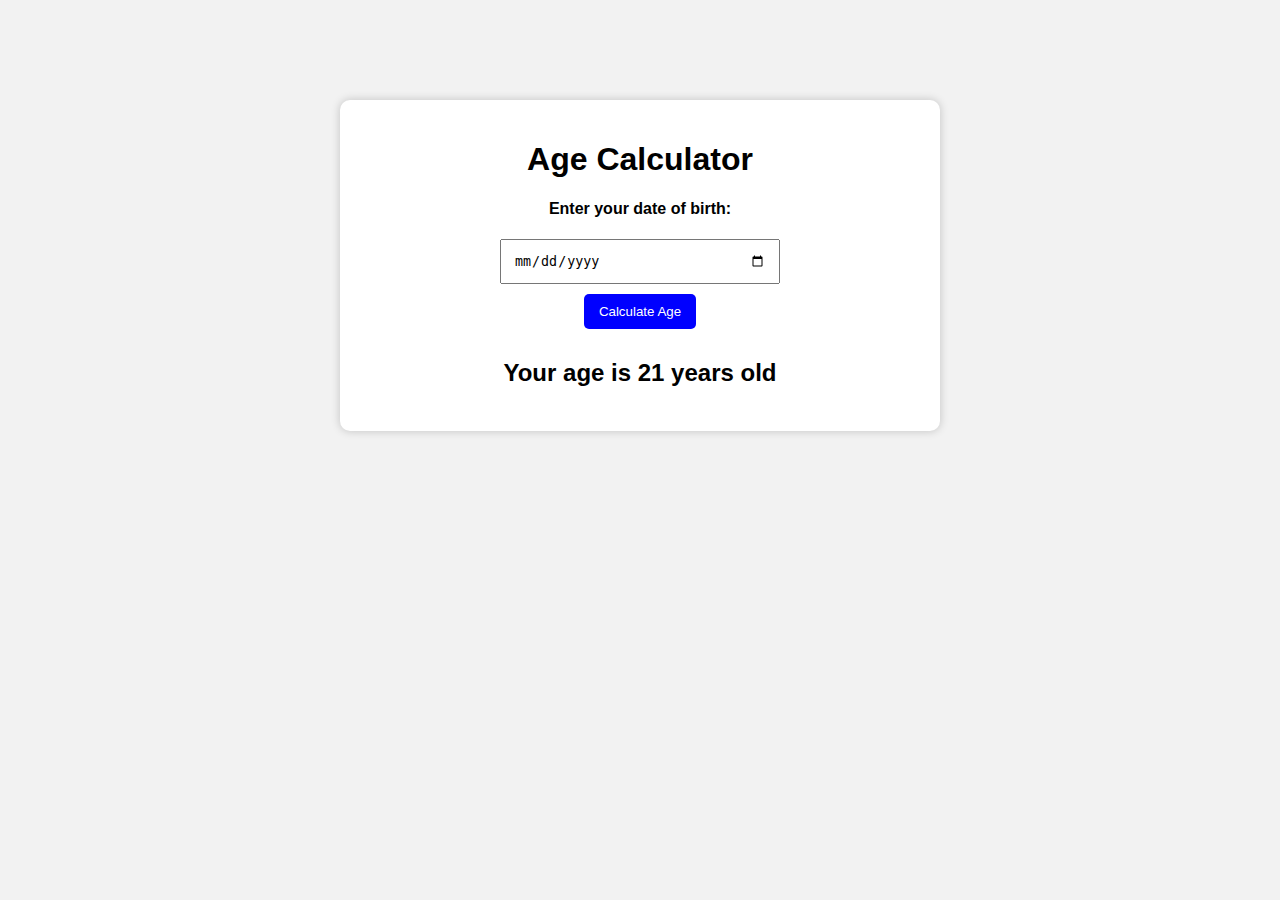
<file: easy_js_project/age_calculater/index.html>
<!DOCTYPE html>
<html lang="en">
<head>
    <meta charset="UTF-8">
    <meta name="viewport" content="width=device-width, initial-scale=1.0">
    <title>Document</title>
    <link rel="stylesheet" href="style.css">
</head>
<body>
    <div class="container">
        <h1>Age Calculator</h1>
        <div class="form">
            <h4>Enter your date of birth:</h4>
            <input type="date" name="AGE" id="birthday">
            <br>
            <button id="btn">Calculate Age</button>
            <p id="result">Your age is 21 years old</p>
        </div>
    </div>
    <script src="app.js"></script>
</body>
</html>
</file>
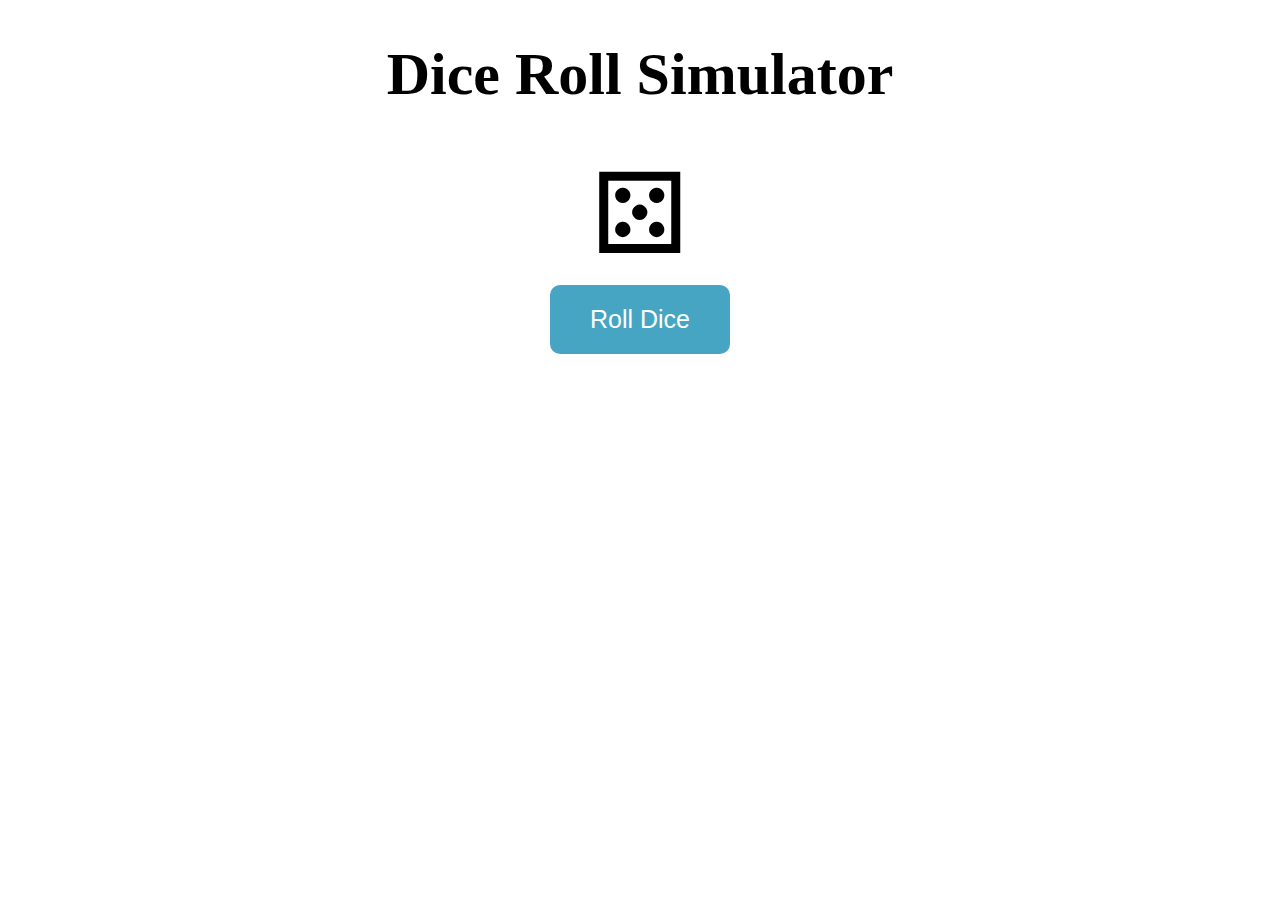
<file: easy_js_project/dice_roller/index.html>
<!DOCTYPE html>
<html lang="en">
<head>
    <meta charset="UTF-8">
    <meta name="viewport" content="width=device-width, initial-scale=1.0">
    <title>Document</title>
    <link rel="stylesheet" href="style.css">
</head>
<body>
    <div class="container">
        <h1>Dice Roll Simulator</h1>
        <div class="dice" id="dice">&#9860;</div>
        <button id="roll-button">Roll Dice</button>
        <ul class="roll_history">
            <!-- <li>Roll 1:<span>&#9856;</span></li>
            <li>Roll 2:<span>&#9860</span></li> -->
        </ul>
    </div>
    <script src="app.js"></script>
</body>
</html>
</file>
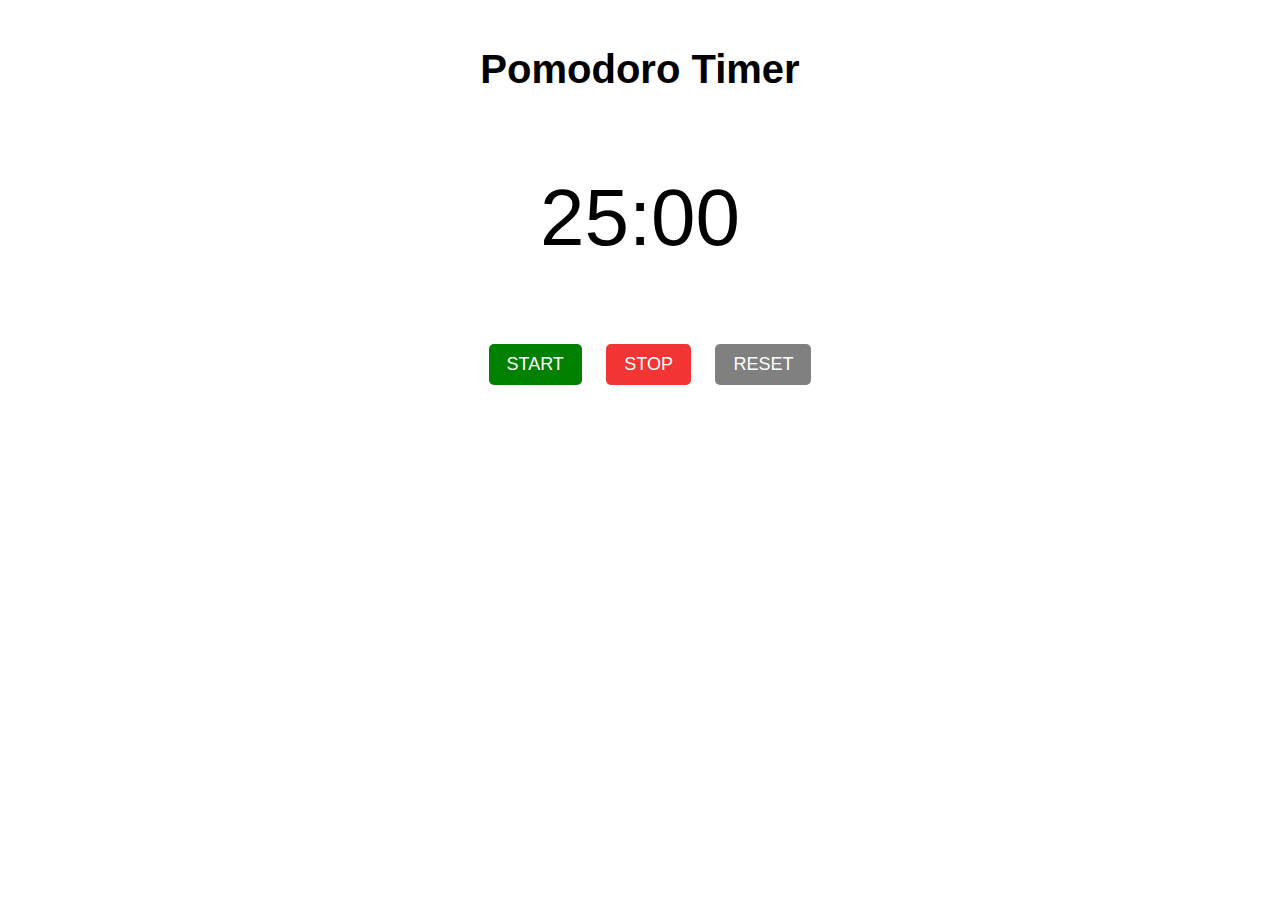
<file: easy_js_project/Pomodoro_Timer/index.html>
<!DOCTYPE html>
<html lang="en">
<head>
    <meta charset="UTF-8">
    <meta name="viewport" content="width=device-width, initial-scale=1.0">
    <title>Document</title>
    <link rel="stylesheet" href="style.css">
</head>
<body>
    <div class="conatiner">
        <h1>Pomodoro Timer</h1>
        <p class="timer">25:00</p>
        <div class="buttons">
            <button id="start">START</button>
            <button id="stop">STOP</button>
            <button id="reset">RESET</button>
        </div>
    </div>
    <script src="app.js"></script>
</body>
</html>
</file>
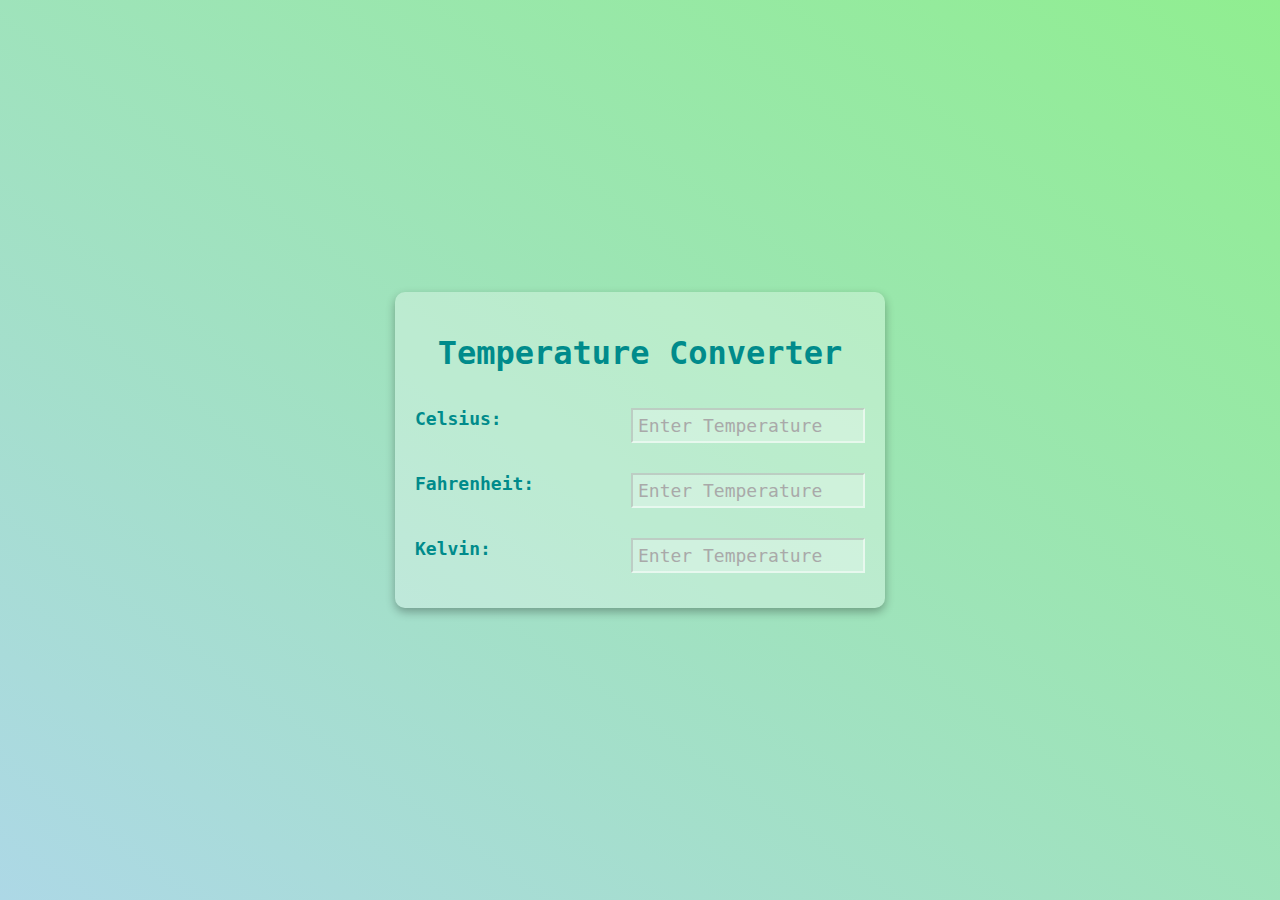
<file: easy_js_project/temprature converter/index.html>
<!DOCTYPE html>
<html lang="en">

<head>
    <meta charset="UTF-8" />
    <meta http-equiv="X-UA-Compatible" content="IE=edge" />
    <meta name="viewport" content="width=device-width, initial-scale=1.0" />
    <title>Temperature Converter</title>
    <link rel="stylesheet" href="style.css" />
</head>

<body>
    <div class="container">
        <h1 class="heading">Temperature Converter</h1>
        <div class="temp-container">
            <label for="celsius">Celsius:</label>
            <input onchange="computeTemp(event)" type="number" name="celsius" id="celsius"
                placeholder="Enter Temperature" class="input" />
        </div>
        <div class="temp-container">
            <label for="fahrenheit">Fahrenheit:</label>
            <input onchange="computeTemp(event)" type="number" name="fahrenheit" id="fahrenheit"
                placeholder="Enter Temperature" class="input" />
        </div>
        <div class="temp-container">
            <label for="kelvin">Kelvin:</label>
            <input onchange="computeTemp(event)" type="number" name="kelvin" id="kelvin" placeholder="Enter Temperature"
                class="input" />
        </div>
    </div>
    <script src="app.js"></script>
</body>

</html>
</file>
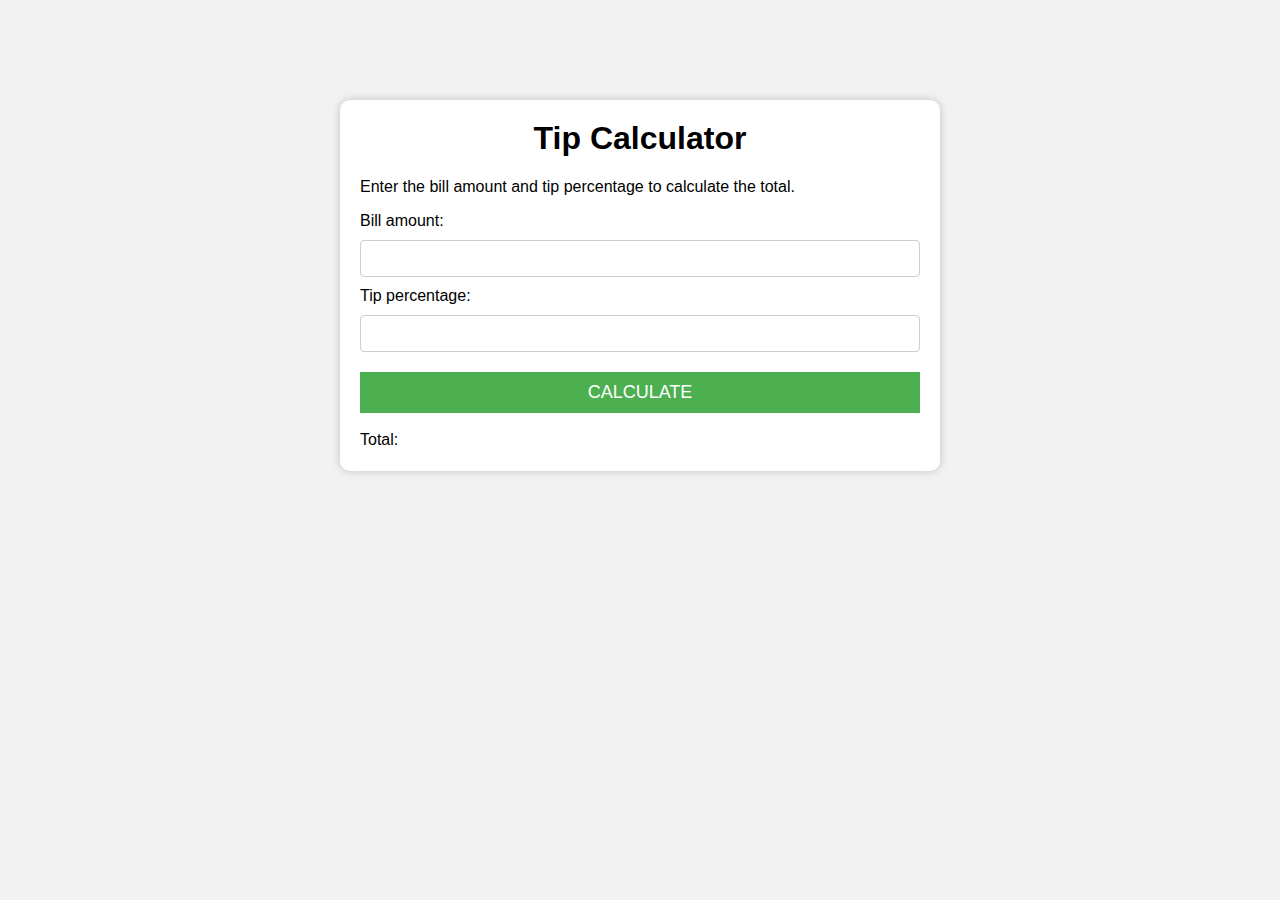
<file: easy_js_project/Tip_cal/index.html>
<!DOCTYPE html>
<html lang="en">
<head>
    <meta charset="UTF-8">
    <meta http-equiv="X-UA-Compatible" content="IE=edge">
    <meta name="viewport" content="width=device-width, initial-scale=1.0">
    <title>Tip Calculator</title>
    <link rel="stylesheet" href="style.css">
</head>
<body>
    <div class="container">
        <h1>Tip Calculator</h1>
        <p>Enter the bill amount and tip percentage to calculate the total.</p>
        <label for="bill">Bill amount:</label>
        <input type="number" id="bill">
        <br/>
        <label for="tip">Tip percentage:</label>
        <input type="number" id="tip">
        <br/>
        <button id="calculate">Calculate</button>
        <br/>
        <label for="total">Total:</label>
        <span id="total"></span>

    </div>
    <script src="app.js"></script>
</body>
</html>
</file>
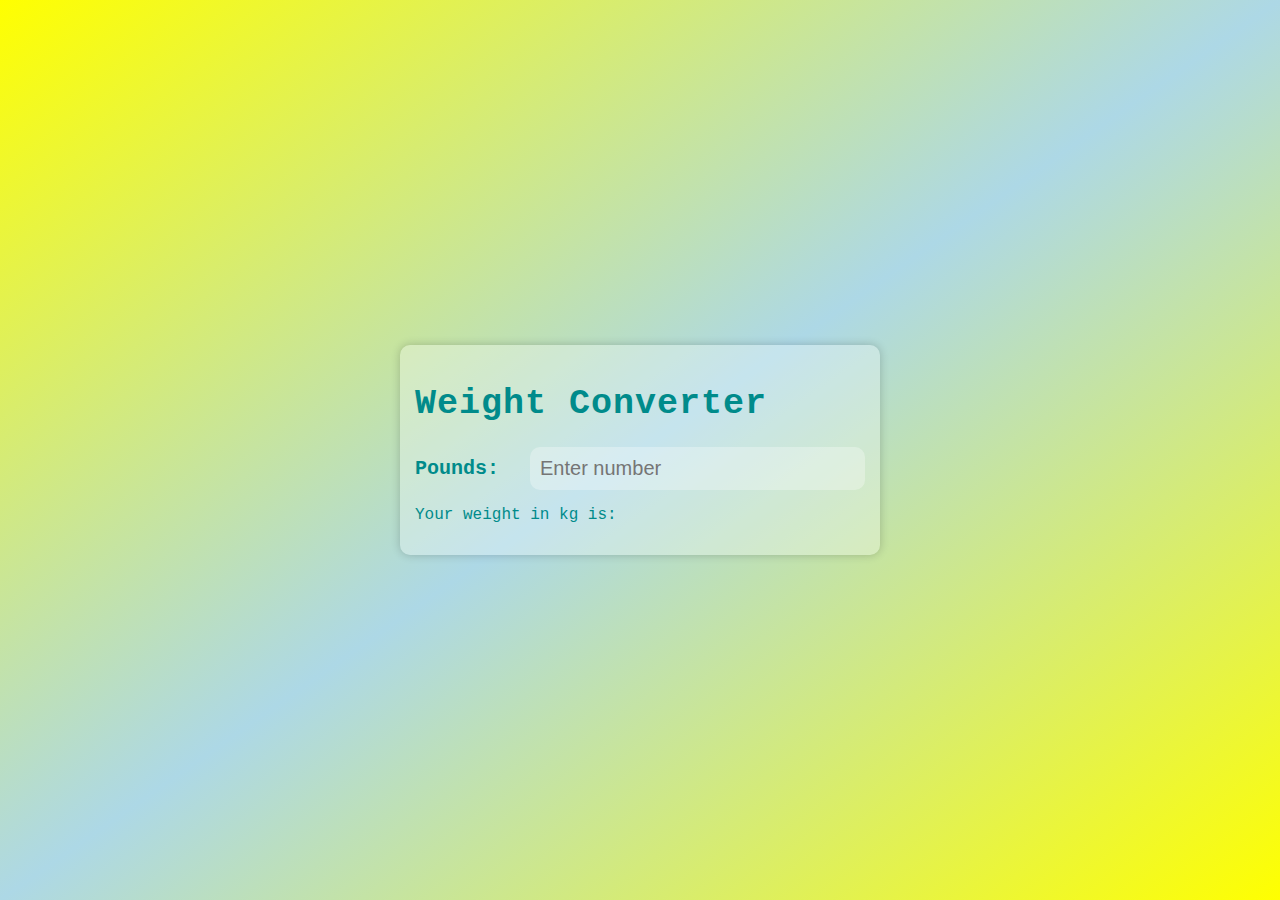
<file: easy_js_project/weight_cal/index.html>
<!DOCTYPE html>
<html lang="en">
<head>
    <meta charset="UTF-8">
    <meta name="viewport" content="width=device-width, initial-scale=1.0">
    <title>Weight Converter</title>
    <link rel="stylesheet" href="style.css">
</head>
<body>
    <div class="container">
        <h1 class="heading">Weight Converter</h1>
        <div class="input-container">
            <label for="pounds">Pounds:</label>
            <input type="number" id="input" class="input" step=".1" placeholder="Enter number">
        </div>
        <p>Your weight in kg is: <span id="result"></span></p>
        <p class="error" id="error"></p>
    </div>
    <script src="app.js"></script>
</body>
</html>
</file>
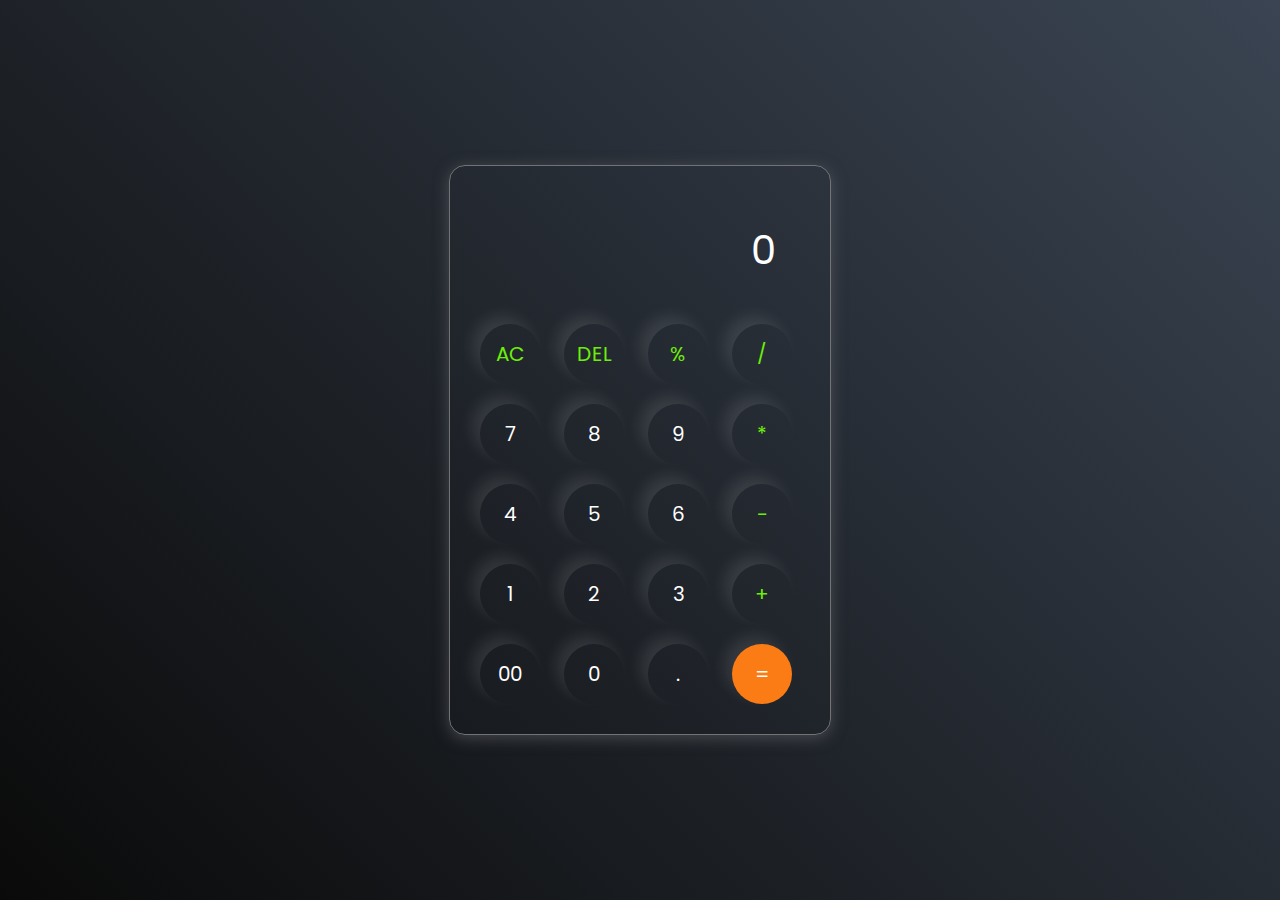
<file: medium_js_project/calculater/index.html>
<!DOCTYPE html>
<html lang="en">
  <head>
    <meta charset="UTF-8" />
    <meta http-equiv="X-UA-Compatible" content="IE=edge" />
    <meta name="viewport" content="width=device-width, initial-scale=1.0" />
    <link rel="stylesheet" href="style.css" />
    <title>Calculator</title>
  </head>
  <body>
    <div class="container">
      <div class="calculator">
        <input type="text" id="inputBox" placeholder="0" />
        <div>
          <button class="button operator">AC</button>
          <button class="button operator">DEL</button>
          <button class="button operator">%</button>
          <button class="button operator">/</button>
        </div>
        <div>
          <button class="button">7</button>
          <button class="button">8</button>
          <button class="button">9</button>
          <button class="button operator">*</button>
        </div>
        <div>
          <button class="button">4</button>
          <button class="button">5</button>
          <button class="button">6</button>
          <button class="button operator">-</button>
        </div>
        <div>
          <button class="button">1</button>
          <button class="button">2</button>
          <button class="button">3</button>
          <button class="button operator">+</button>
        </div>

        <div>
          <button class="button">00</button>
          <button class="button">0</button>
          <button class="button">.</button>
          <button class="button equalBtn">=</button>
        </div>
      </div>
    </div>

    <script src="app.js"></script>
  </body>
</html>
</file>
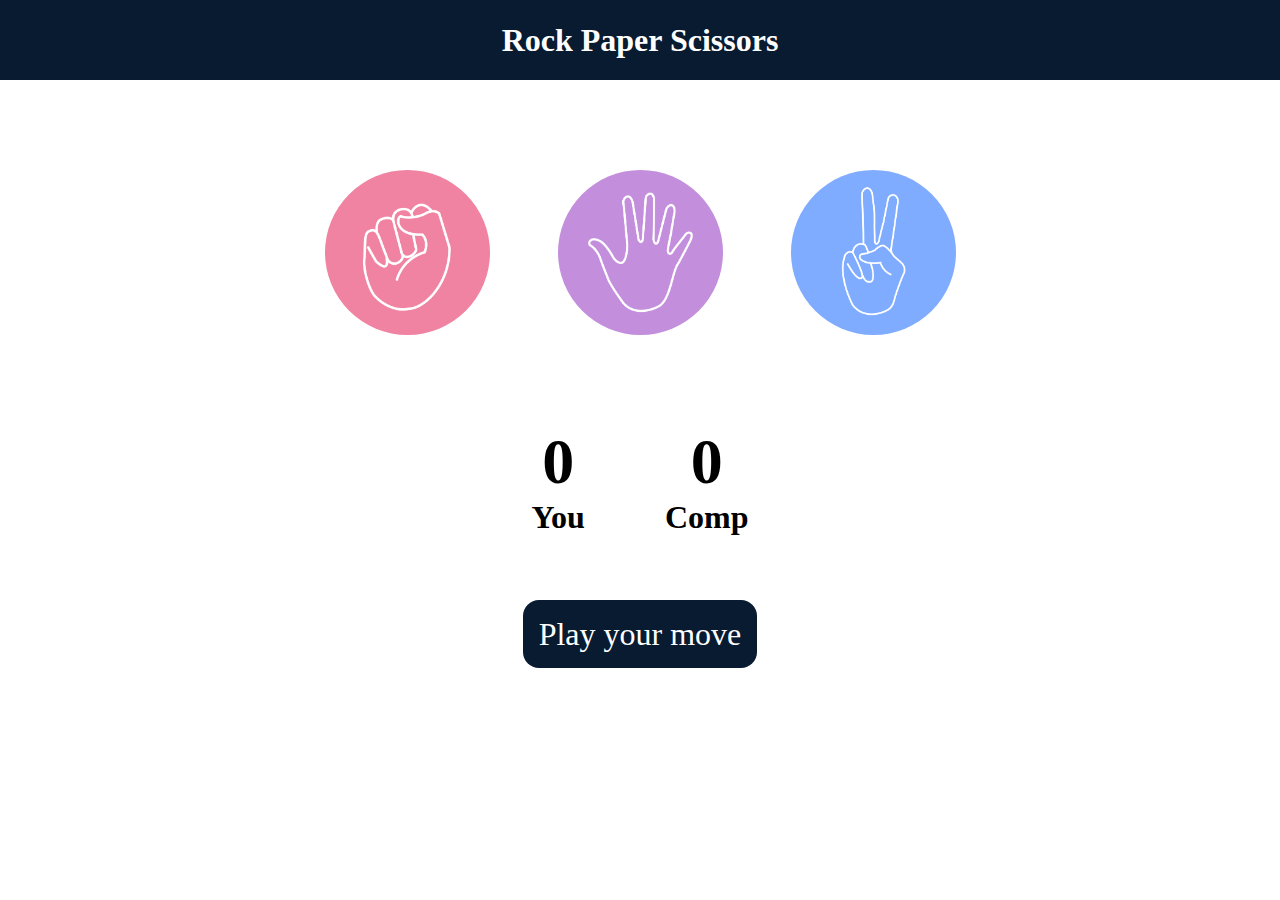
<file: medium_js_project/Rock_Paper_scissors/1.html>
<!DOCTYPE html>
<html lang="en">
  <head>
    <meta charset="UTF-8" />
    <meta name="viewport" content="width=device-width, initial-scale=1.0" />
    <title>Rock Paper Scissors Game</title>
    <link rel="stylesheet" href="syle.css" />
  </head>
  <body>
    <h1>Rock Paper Scissors</h1>
    <div class="choices">
      <div class="choice" id="rock">
        <img src="rock (1).png" />
      </div>
      <div class="choice" id="paper">
        <img src="paper (1).png" />
      </div>
      <div class="choice" id="scissors">
        <img src="scissors (1).png" />
      </div>
    </div>

    <div class="score-board">
      <div class="score">
        <p id="user-score">0</p>
        <p>You</p>
      </div>
      <div class="score">
        <p id="comp-score">0</p>
        <p>Comp</p>
      </div>
    </div>

    <div class="msg-container">
      <p id="msg">Play your move</p>
    </div>
    <script src="1.js"></script>
  </body>
</html>
</file>
<file: easy_js_project/age_calculater/style.css>
* {
    box-sizing: border-box;
}

body {
    background-color: #f2f2f2;
    font-family: "Helvetica", sans-serif;
}

.container{
    background-color: white;
    max-width: 600px;
    margin: 100px auto;
    padding: 20px;
    border-radius: 10px;
    box-shadow: 0 0 10px rgba(0, 0, 0, 0.2);
    text-align: center;
}

input{
    width: 50%;
    padding: 12px;
    margin-bottom: 10px;
}

button{
    padding: 10px 15px;
    background-color: blue;
    color: white;
    border: none;
    border-radius: 5px;
    margin-bottom: 10px;
}
#result {
    margin-top: 20px;
    font-size: 24px;
    font-weight: bold;
}
</file>
<file: easy_js_project/dice_roller/style.css>
body {
    margin: 0;
    padding: 0;
    display: flex;
    justify-content: center;
    text-align: center;
}

h1 {
    font-size: 60px;
    font-weight: 800;
}

.dice {
    font-size: 7rem;
    margin: 5px;
    animation-duration: 1s;
    animation-fill-mode: forwards;
}

.roll-animation{
    animation-name: roll;
}

@keyframes roll {
    0% {
        transform: rotateY(0deg) rotateX(0deg);
    }

    100% {
        transform: rotateY(720deg) rotateX(720deg);
    }
}

button {
    font-size: 25px;
    padding: 20px 40px;
    border: none;
    border-radius: 10px;
    cursor: pointer;
    background-color: #47a5c4;
    color: white;
    transition: all 0.3s ease;
}

button:hover {
    background-color: #2e8baf;
}

ul {
    list-style: none;
    padding: 0;
    max-width: 600px;
    margin: 2rem auto;
}

li {
    font-size: 1.5rem;
    padding: 0.5rem;
    margin: 0.5rem;
    background-color: #f2f2f2;
    border-radius: 0.5rem;
    box-shadow: 0 2px 2px rgba(0, 0, 0, 0.3);
    display: flex;
    justify-content: space-between;
    align-items: center;
}

li span {
    font-size: 3rem;
    margin-right: 1rem;
}
</file>
<file: easy_js_project/Pomodoro_Timer/style.css>
body {
    margin: 0;
    padding: 0;
    display: flex;
    justify-content: center;

}

.conatiner {
    margin: 0 auto;
    max-width: 400px;
    text-align: center;
    padding: 20px;
    font-family: "Roboto", sans-serif;
}

h1 {
    font-size: 40px;
    font-weight: 700;
}

.timer {
    font-size: 80px;

}

.buttons button {
    font-size: 18px;
    font-weight: 400;
    border-radius: 5PX;
    border: none;
    padding: 10px 18px;
    margin-left: 20px;
    background-color: red;
    color: white;
}

#start {
    background-color: green;
}

#stop {
    background-color: rgb(242, 52, 52);
}

#reset {
    background-color: gray;
}
</file>
<file: easy_js_project/temprature converter/style.css>
body {
    margin: 0;
    background: linear-gradient(to left bottom, lightgreen, lightblue);
    min-height: 100vh;
    display: flex;
    justify-content: center;
    align-items: center;
    font-family: monospace;
    color: darkcyan;
}

.container {
    background: rgba(255, 255, 255, 0.3);
    padding: 20px;
    box-shadow: 0 4px 10px rgba(0, 0, 0, 0.3);
    border-radius: 10px;
    width: 85%;
    max-width: 450px;
    min-width: 350px;
    display: flex;
    flex-direction: column;
    align-items: center;
}

.heading {
    font-size: 32px;
}

.temp-container {
    width: 100%;
    padding: 15px;
    font-weight: bold;
    font-size: 18px;
}

.input {
    width: 220px;
    font-family: monospace;
    padding: 5px;
    float: right;
    outline: none;
    background: rgba(255, 255, 255, 0.3);
    border-color: rgba(255, 255, 255, 0.5);
    color: darkgreen;
    font-size: 18px;
}


.input::placeholder {
    color: darkgray;
}
</file>
<file: easy_js_project/Tip_cal/style.css>
* {
    box-sizing: border-box;
}

body {
    background-color: #f2f2f2;
    font-family: "Helvetica", sans-serif;
}

.container {
    background-color: white;
    max-width: 600px;
    margin: 100px auto;
    padding: 20px;
    box-shadow: 0 0 10px rgba(0, 0, 0, 0.2);
    border-radius: 10px;
}

h1 {
    margin-top: 0;
    text-align: center;
}

input {
    padding: 10px;
    border: 1px solid #ccc;
    border-radius: 4px;
    margin: 10px 0;
    width: 100%;
}

button {
    background-color: #4caf50;
    color: white;
    padding: 10px;
    border: none;
    cursor: pointer;
    margin: 10px 0;
    width: 100%;
    font-size: 18px;
    text-transform: uppercase;
    transition: background-color 0.2s ease;
}

button:hover {
    background-color: #45a049;
}

#total {
    font-size: 24px;
    font-weight: bold;
    margin-top: 10px;
}
</file>
<file: easy_js_project/weight_cal/style.css>
body{
    margin: 0;
    background: linear-gradient(to left top, yellow, lightblue, yellow);
    min-height: 100vh;
    display: flex;
    justify-content: center;
    align-items: center;
    font-family: 'Courier New', Courier, monospace;
    color: darkcyan;
}

.container{
    background: rgba(255,255,255,0.3);
    width: 450px;
    border: none;
    padding: 15px;
    border-radius: 10px;
    box-shadow: 0 0 10px rgba(0, 0, 0, 0.2);
}
.container .heading{
    font-size: 35px;
    font-weight: 600;
    letter-spacing: 1px;
}
.container .input-container{
    font-size: 20px;
    font-weight: 600;
    display: flex;
    justify-content: space-between;
    align-items: center;
}
.container .input {
    padding: 10px 10px 10px 10px; 
    margin-left: 10px;
    width: 70%;
    border: none;
    font-size: 20px;
    outline: none; 
    border-radius: 10px;
    border-color: rgba(255,255,255,0.5);
    background: rgba(255,255,255,0.3);
}

.container .error{
    color: red;
}
</file>
<file: medium_js_project/calculater/style.css>
@import url('https://fonts.googleapis.com/css2?family=Poppins:wght@500&display=swap');

*{
    margin: 0;
    padding: 0;
    box-sizing: border-box;
    font-family: 'Poppins', sans-serif;
}

body{
    width: 100%;
    height: 100vh;
    display: flex;
    justify-content: center;
    align-items: center;
    background: linear-gradient(45deg, #0a0a0a, #3a4452);
}

.container{
    border: 1px solid #717377;
    padding: 20px;
    border-radius: 16px;
    background: transparent;
    box-shadow: 0px 3px 15px rgba(113, 115, 119, 0.5);
}
input{
    width: 320px;
    border: none;
    padding: 24px;
    margin: 10px;
    background: transparent;
    box-shadow: 0px 3px 15px rgbs(84, 84, 84, 0.1);
    font-size: 40px;
    text-align: right;
    cursor: pointer;
    color: #ffffff;
}

input::placeholder{
    color: #fff;
}


button{
    border: none;
    width: 60px;
    height: 60px;
    margin: 10px;
    border-radius: 50%;
    background: transparent;
    color: #ffffff;
    font-size: 20px;
    box-shadow: -8px -8px 15px rgba(255, 255, 255, 0.1);
    cursor: pointer;
}

.equalBtn{
    background-color: #fb7c14;
}

.operator{
    color: #6dee0a;
}
</file>
<file: medium_js_project/Rock_Paper_scissors/syle.css>
*{
    margin: 0;
    padding: 0;
    text-align: center;
}
h1{
    background-color: #081b31;
    color: #fff;
    height: 5rem;
    line-height: 5rem;
}
.choices{
    display: flex;
    align-items: center;
    justify-content: center;
    gap: 3rem;
    margin-top: 5rem;
}
.choice {
    height: 185px;
    width: 185px;
    border-radius: 50%;
    display: flex;
    justify-content: center;
    align-items: center;
  
}
.choice:hover{
    background-color: #081b31;
    cursor: pointer;
}
img {
    height: 165px;
    width: 165px;
    object-fit: cover;
    border-radius: 50%;
}

.score-board{
    display: flex;
    justify-content: center;
    align-items: center;
    margin-top: 5rem;
    font-size: 2rem;
    font-weight: 600;
    gap: 5rem;
}
#user-score,
#comp-score {
  font-size: 4rem;
}

.msg-container {
    margin-top: 5rem;
  }
  
#msg {
    background-color: #081b31;
    color: #fff;
    font-size: 2rem;
    display: inline;
    padding: 1rem;
    border-radius: 1rem;
  }
</file>
